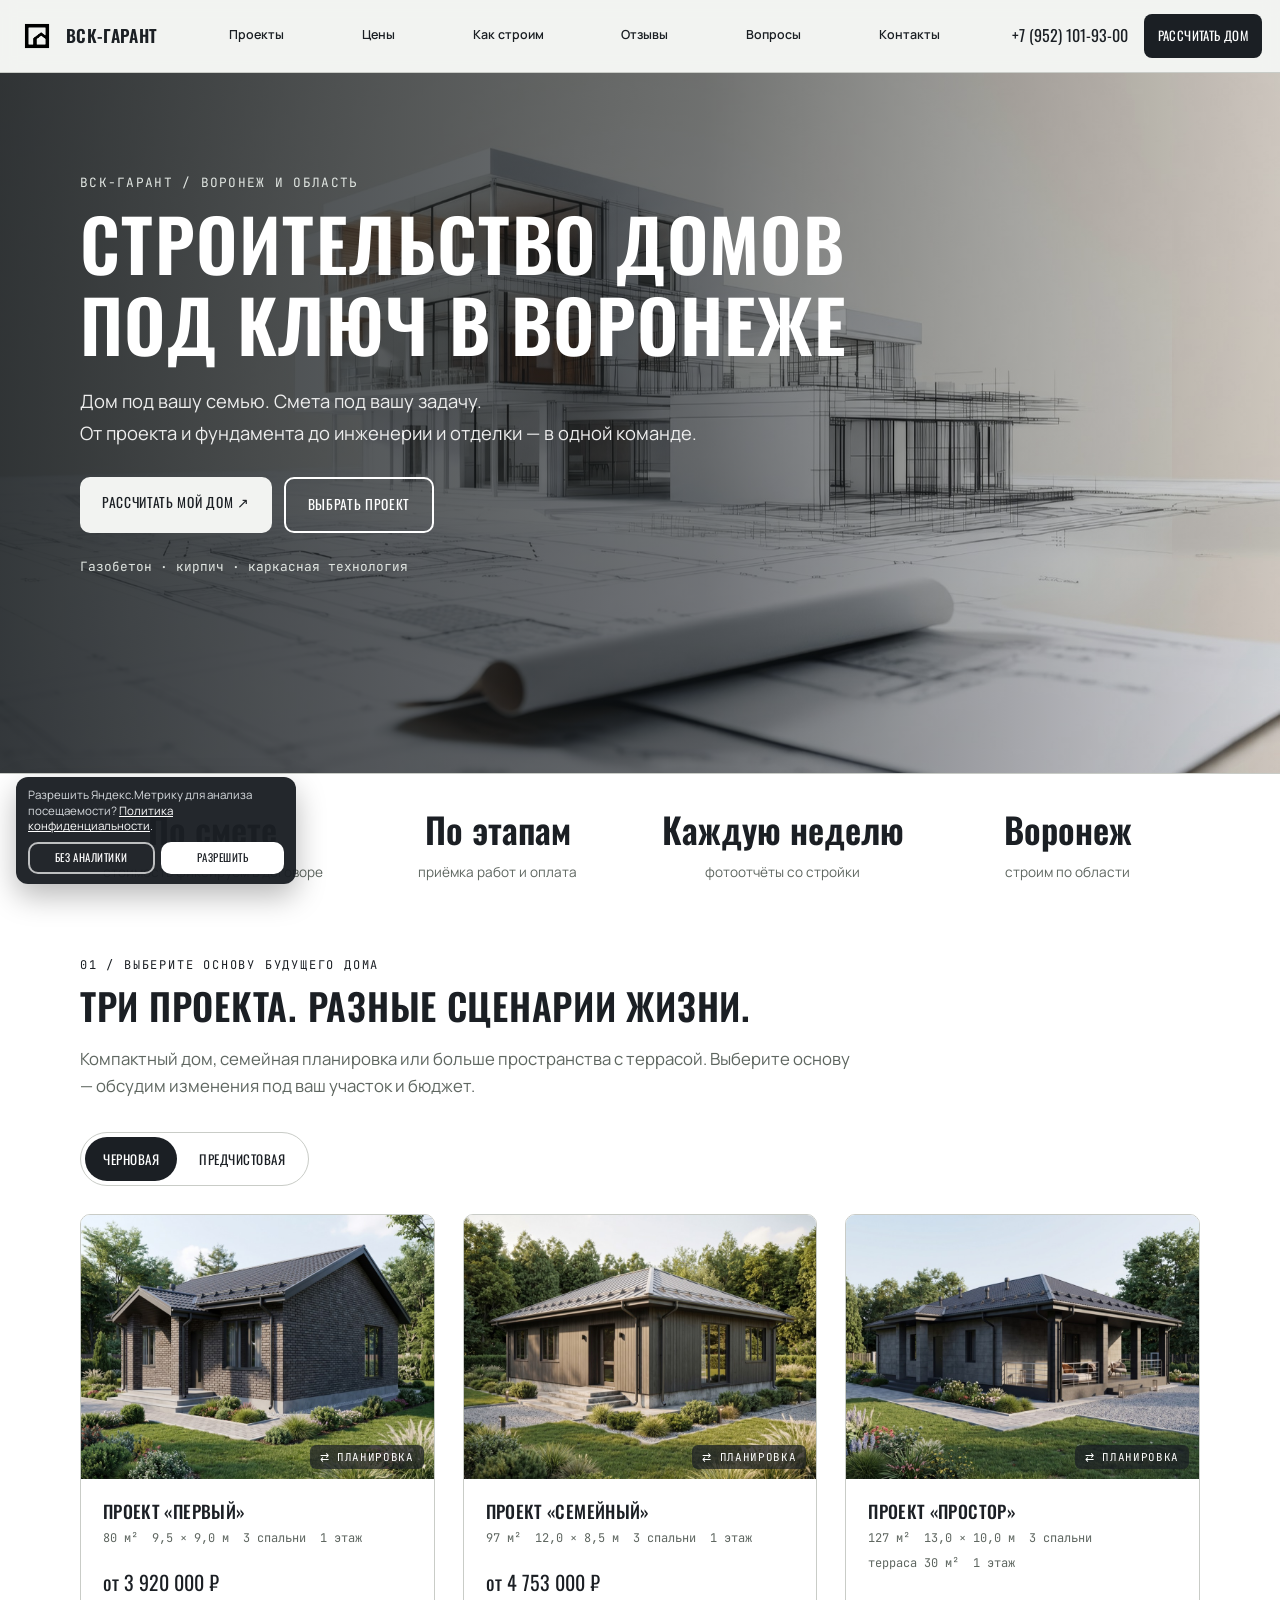
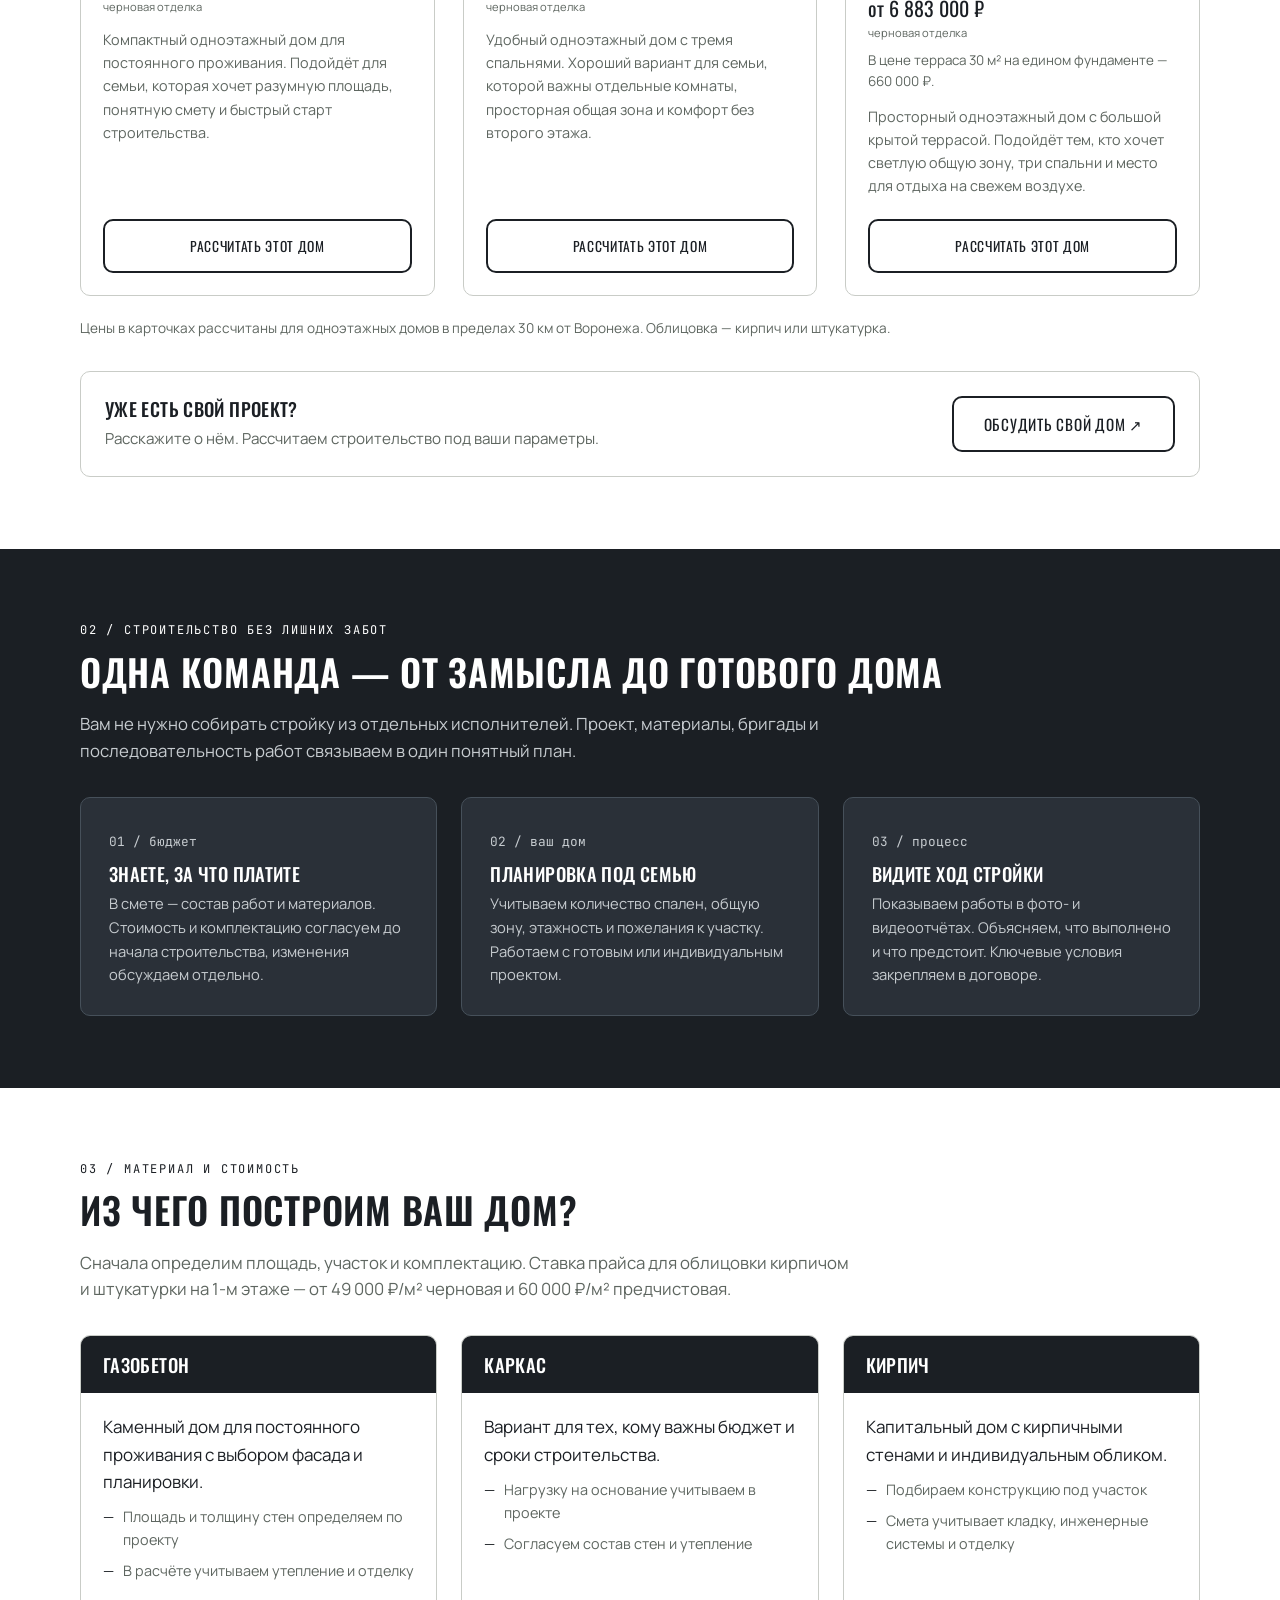
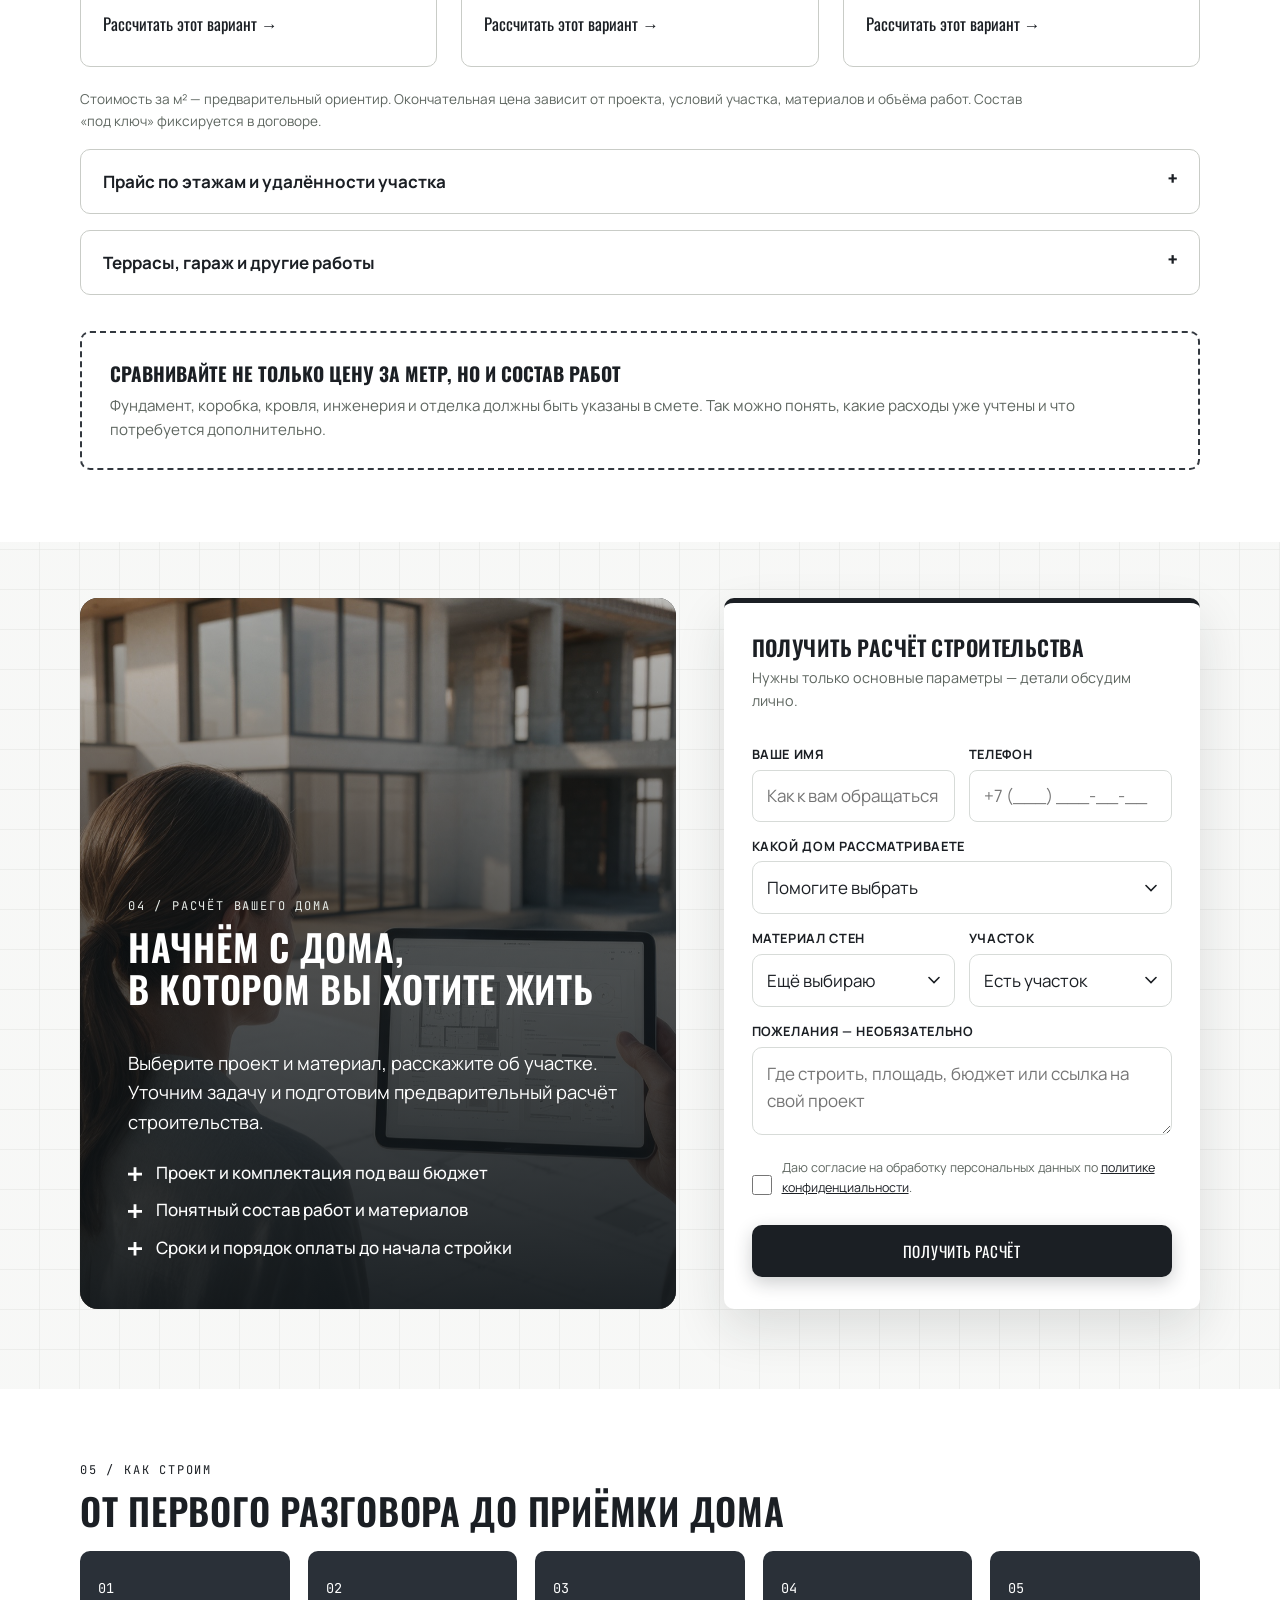
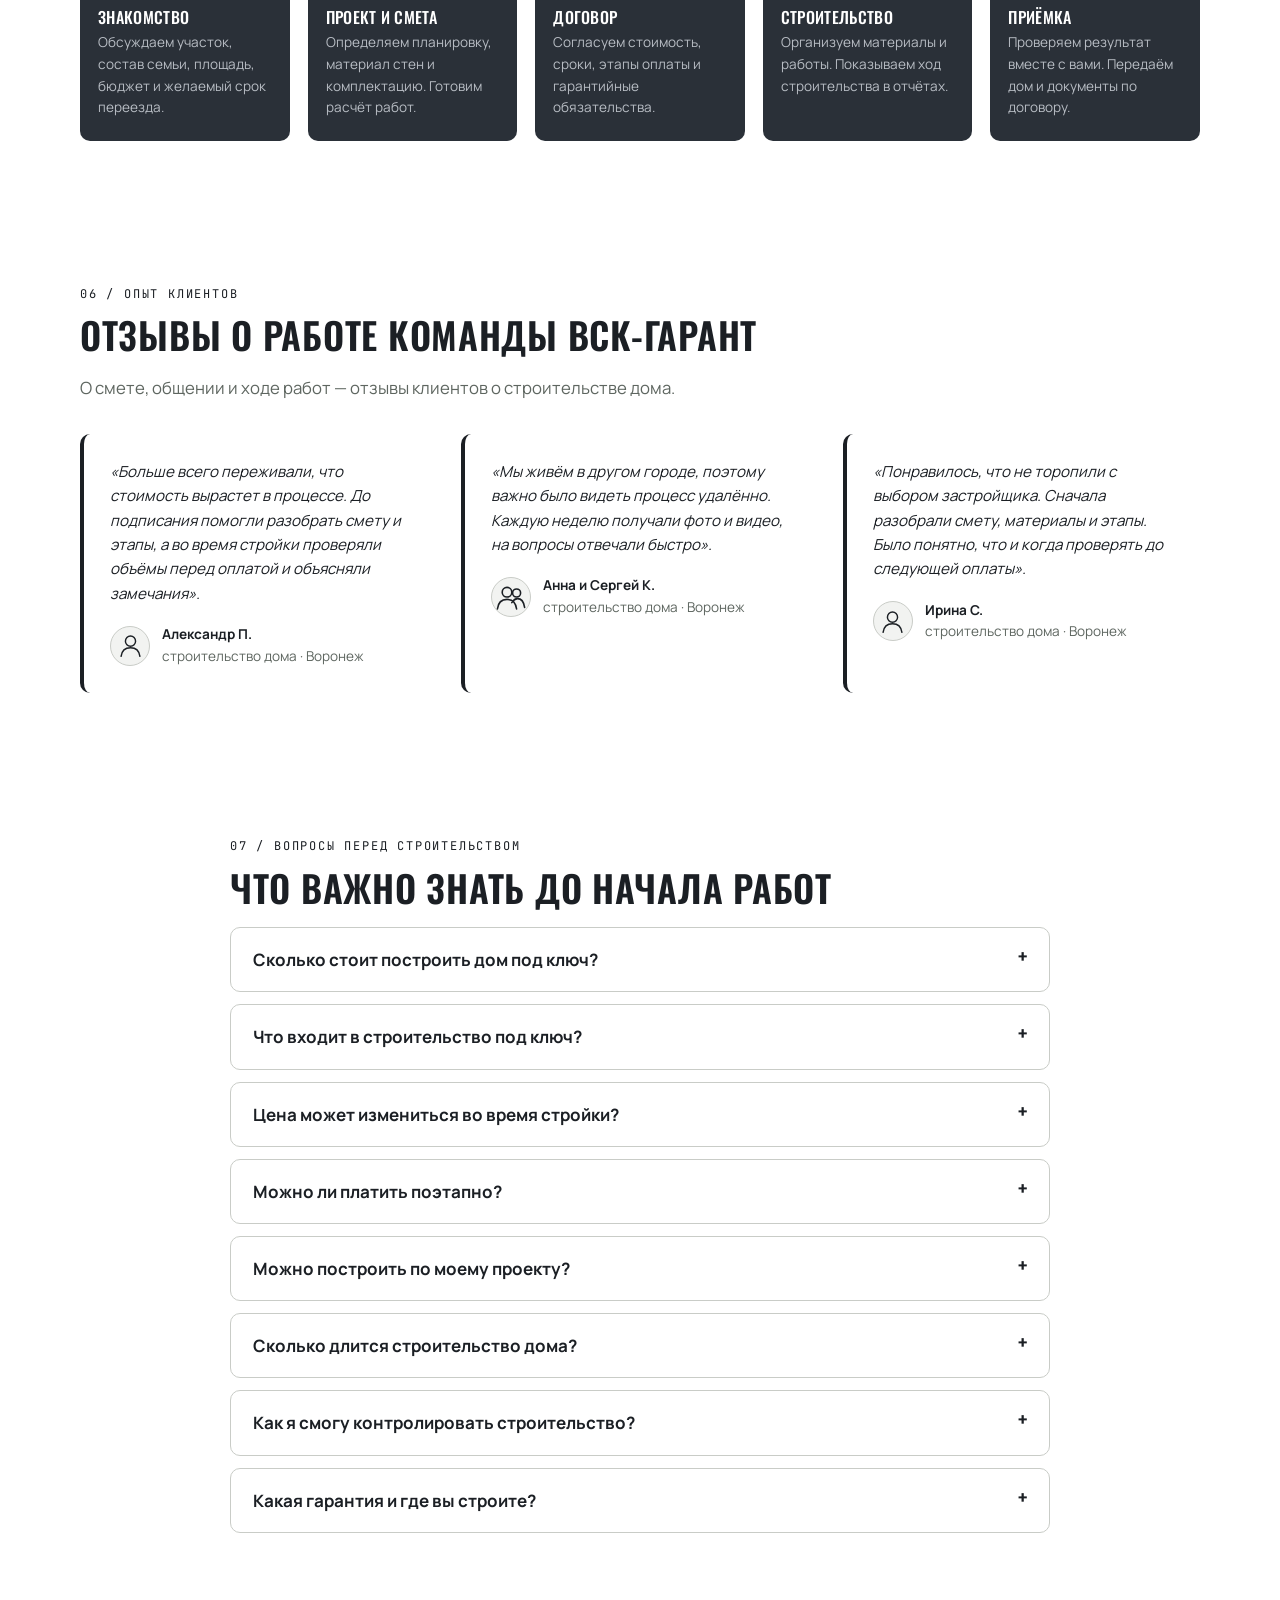
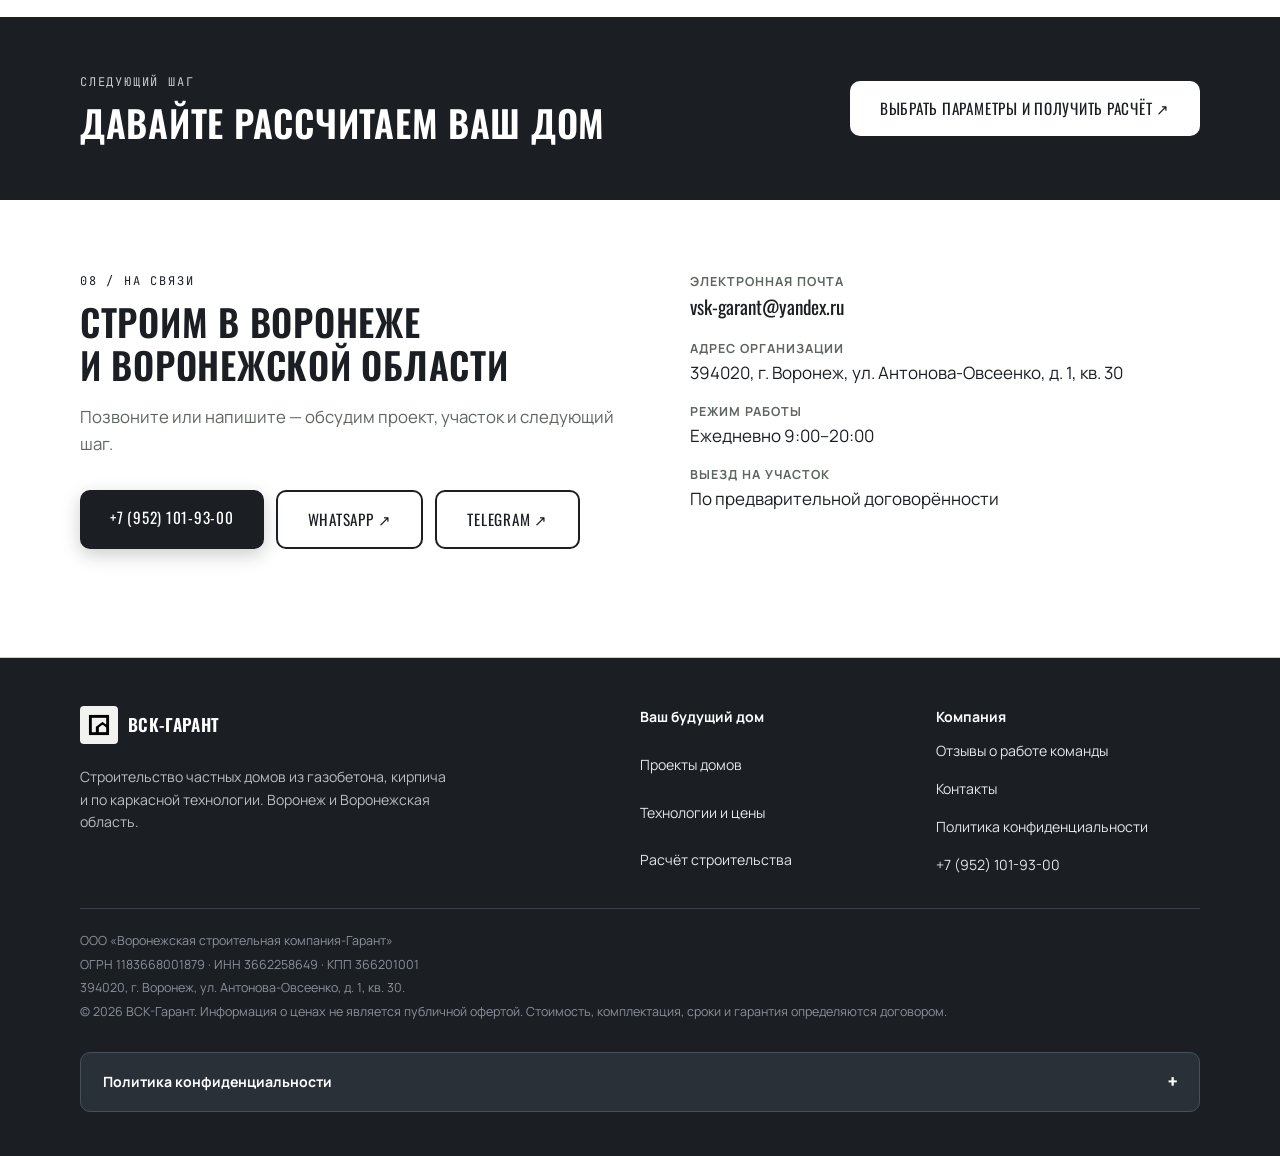
<file: index.html>
<!DOCTYPE html><html lang="ru"><head>
<meta charset="UTF-8">
<meta name="viewport" content="width=device-width, initial-scale=1.0">
<title>Строительство домов под ключ в Воронеже — цены | ВСК-Гарант</title>
<meta name="description" content="Строительство домов в Воронеже и области: 1-й этаж от 49 000 ₽/м² черновая и от 60 000 ₽/м² предчистовая. Проекты, смета и поэтапная оплата.">


<link rel="canonical" href="https://vskgarant.ru/">
<meta name="robots" content="index,follow">
<meta property="og:type" content="website">
<meta property="og:site_name" content="ВСК-Гарант">
<meta property="og:locale" content="ru_RU">
<meta property="og:title" content="Строительство домов под ключ в Воронеже — цены | ВСК-Гарант">
<meta property="og:description" content="Ваш дом — от проекта до отделки. Выберите планировку, сравните технологии и получите расчёт строительства в Воронеже и области.">
<meta property="og:url" content="https://vskgarant.ru/">
<meta property="og:image" content="https://vskgarant.ru/assets/hero-house.jpg">
<meta property="og:image:width" content="1800">
<meta property="og:image:height" content="1004">
<meta name="twitter:card" content="summary_large_image">
<meta name="theme-color" content="#F2F3F1">

<link rel="preconnect" href="https://fonts.googleapis.com">
<link rel="preconnect" href="https://fonts.gstatic.com" crossorigin>
<link href="https://fonts.googleapis.com/css2?family=Oswald:wght@500;600&family=Manrope:wght@400;600;700&family=JetBrains+Mono:wght@400;500&display=swap" rel="stylesheet">
<link rel="icon" href="assets/logo.svg">
<link rel="stylesheet" href="style.css?v=20261123">
<link rel="stylesheet" href="landing.css?v=20261123">
<link rel="stylesheet" href="lead.css?v=20261123">









<script type="application/ld+json">{"@context": "https://schema.org", "@type": ["HomeAndConstructionBusiness", "Organization"], "@id": "https://vskgarant.ru/#organization", "name": "ВСК-Гарант", "legalName": "ООО «Воронежская строительная компания-Гарант»", "description": "Строительство частных домов под ключ в Воронеже и Воронежской области: газобетон, кирпич и каркасная технология.", "url": "https://vskgarant.ru/", "telephone": "+7 952 101-93-00", "email": "vsk-garant@yandex.ru", "taxID": "3662258649", "address": {"@type": "PostalAddress", "postalCode": "394020", "addressLocality": "Воронеж", "streetAddress": "ул. Антонова-Овсеенко, д. 1, кв. 30", "addressCountry": "RU"}, "areaServed": {"@type": "AdministrativeArea", "name": "Воронеж и Воронежская область"}, "knowsAbout": ["Строительство частных домов", "Дома из газобетона", "Кирпичные дома", "Каркасные дома", "Индивидуальное проектирование"]}</script><script type="application/ld+json">{"@context": "https://schema.org", "@type": "FAQPage", "mainEntity": [{"@type": "Question", "name": "Сколько стоит построить дом под ключ?", "acceptedAnswer": {"@type": "Answer", "text": "Ориентир для облицовки кирпичом и штукатурки, до 30 км от Воронежа: 1-й этаж от 49 000 ₽/м² при черновой отделке и от 60 000 ₽/м² при предчистовой. 2-й этаж — 40 000 и 47 500 ₽/м². Дальше 30 км на 1-м этаже — 55 000 и 65 000 ₽/м². Точную стоимость считаем по площади, этажности и комплектации."}}, {"@type": "Question", "name": "Что входит в строительство под ключ?", "acceptedAnswer": {"@type": "Answer", "text": "Проект, материалы, фундамент, коробка, кровля, инженерные системы и отделка — в выбранной комплектации. Состав работ и материалов подробно фиксируем в смете. Перед сравнением цен важно проверить, что именно включено в каждое предложение."}}, {"@type": "Question", "name": "Цена может измениться во время стройки?", "acceptedAnswer": {"@type": "Answer", "text": "Стоимость фиксируется в договоре до начала работ. Если вы сами не меняете проект, материалы или комплектацию, доплат по ходу строительства не будет. Изменения сначала согласуем с вами."}}, {"@type": "Question", "name": "Можно ли платить поэтапно?", "acceptedAnswer": {"@type": "Answer", "text": "Да. Оплата делится на этапы. Вы принимаете выполненный этап и оплачиваете его. Полной предоплаты до начала строительства нет. Порядок и суммы платежей закрепляем в договоре."}}, {"@type": "Question", "name": "Можно построить по моему проекту?", "acceptedAnswer": {"@type": "Answer", "text": "Да. Можно выбрать проект из подборки, изменить планировку под свою семью или обсудить индивидуальный проект. До расчёта уточним размеры, материал стен, комплектацию и особенности участка."}}, {"@type": "Question", "name": "Сколько длится строительство дома?", "acceptedAnswer": {"@type": "Answer", "text": "Срок зависит от площади, технологии, комплектации и сезона. Ориентир по строительству — от 4 месяцев. Точную дату сдачи фиксируем в договоре."}}, {"@type": "Question", "name": "Как я смогу контролировать строительство?", "acceptedAnswer": {"@type": "Answer", "text": "Вы получаете фото- и видеоотчёты каждую неделю. Показываем выполненные работы, объясняем следующий этап и согласуем вопросы до принятия решения. Посещение объекта обсуждаем заранее."}}, {"@type": "Question", "name": "Какая гарантия и где вы строите?", "acceptedAnswer": {"@type": "Answer", "text": "Условия гарантии и ответственность сторон закрепляем в договоре на выбранный проект. Основной регион строительства — Воронеж и Воронежская область. Возможность работы за пределами области обсуждаем отдельно."}}]}</script></head><body>
<a class="skip-link" href="#main">Перейти к содержанию</a>
<header><div class="container header-inner"><a class="logo" href="#home" aria-label="ВСК-Гарант — начало страницы"><img class="logo-mark" src="assets/logo.svg" width="38" height="38" alt=""><span>ВСК-Гарант</span></a><nav class="main-nav" id="nav" aria-label="Разделы страницы"><a href="#projects">Проекты</a><a href="#prices">Цены</a><a href="#process">Как строим</a><a href="#reviews">Отзывы</a><a href="#faq">Вопросы</a><a href="#contacts">Контакты</a></nav><div class="header-actions"><a class="header-phone" href="tel:+79521019300" onclick="track('phone_click')">+7 (952) 101-93-00</a><a class="header-cta" href="#calc">Рассчитать дом</a></div><button class="burger" id="burger" aria-label="Открыть меню" aria-controls="nav" aria-expanded="false"><span></span><span></span><span></span></button></div></header>
<main id="main">
<section class="landing-hero" id="home" aria-label="Строительство домов"><img class="hero-still" src="assets/hero-house.jpg" alt="Архитектурный проект дома на чертежах" width="1800" height="1004" fetchpriority="high"><div class="hero-shade"></div><div class="container landing-hero-inner"><div class="landing-hero-copy"><span class="section-label">ВСК-Гарант / Воронеж и область</span><h1>Строительство домов<br>под ключ в Воронеже</h1><p class="hero-sub">Дом под вашу семью. Смета под вашу задачу.<br>От проекта и фундамента до инженерии и отделки — в одной команде.</p><div class="hero-buttons"><a class="btn btn-primary" href="#calc">Рассчитать мой дом ↗</a><a class="btn btn-outline on-dark" href="#projects">Выбрать проект</a></div><p class="hero-caption">Газобетон · кирпич · каркасная технология</p></div></div></section>
<div class="stats-band"><div class="container stats-grid"><div class="stat"><b>По смете</b><span>стоимость фиксируем в договоре</span></div><div class="stat"><b>По этапам</b><span>приёмка работ и оплата</span></div><div class="stat"><b>Каждую неделю</b><span>фотоотчёты со стройки</span></div><div class="stat"><b>Воронеж</b><span>строим по области</span></div></div>
<section id="projects"><div class="container"><span class="section-label">01 / Выберите основу будущего дома</span><h2>Три проекта. Разные сценарии жизни.</h2><p class="hero-sub section-intro">Компактный дом, семейная планировка или больше пространства с террасой. Выберите основу — обсудим изменения под ваш участок и бюджет.</p><div class="finish-switch" role="group" aria-label="Комплектация отделки"><button type="button" data-finish="rough" aria-pressed="true">Черновая</button><button type="button" data-finish="pre" aria-pressed="false">Предчистовая</button></div><div class="projects"><article class="project-card">
        <button class="project-media" type="button" aria-label="Показать планировку проекта Первый" aria-pressed="false">
          <img src="assets/projects/project-1.jpg" alt="Одноэтажный кирпичный дом 80 м² — проект «Первый»" loading="lazy" width="1000" height="746">
          <img class="plan" src="assets/projects/project-1-plan.jpg" alt="Планировка проекта «Первый»: 80 м², 3 спальни, 1 этаж" loading="lazy" width="1200" height="896">
          <span class="media-hint">Планировка</span>
        </button>
        <div class="project-body">
          <h3>Проект «Первый»</h3>
          <div class="project-specs"><span>80 м²</span><span>9,5 × 9,0 м</span><span>3 спальни</span><span>1 этаж</span></div>
          <p class="project-price" data-rough="3920000" data-pre="4800000">от <span class="price-value">3 920 000</span> ₽ <small>черновая отделка</small></p>
          <p class="project-desc">Компактный одноэтажный дом для постоянного проживания. Подойдёт для семьи, которая хочет разумную площадь, понятную смету и быстрый старт строительства.</p>
        </div>
      <div class="project-action"><button class="btn btn-outline" type="button" data-project="Первый">Рассчитать этот дом</button></div></article><article class="project-card">
        <button class="project-media" type="button" aria-label="Показать планировку проекта Семейный" aria-pressed="false">
          <img src="assets/projects/project-2.jpg" alt="Одноэтажный дом 97 м² с фасадом из планкена — проект «Семейный»" loading="lazy" width="1000" height="746">
          <img class="plan" src="assets/projects/project-2-plan.jpg" alt="Планировка проекта «Семейный»: 97 м², 3 спальни, 1 этаж" loading="lazy" width="1200" height="896">
          <span class="media-hint">Планировка</span>
        </button>
        <div class="project-body">
          <h3>Проект «Семейный»</h3>
          <div class="project-specs"><span>97 м²</span><span>12,0 × 8,5 м</span><span>3 спальни</span><span>1 этаж</span></div>
          <p class="project-price" data-rough="4753000" data-pre="5820000">от <span class="price-value">4 753 000</span> ₽ <small>черновая отделка</small></p>
          <p class="project-desc">Удобный одноэтажный дом с тремя спальнями. Хороший вариант для семьи, которой важны отдельные комнаты, просторная общая зона и комфорт без второго этажа.</p>
        </div>
      <div class="project-action"><button class="btn btn-outline" type="button" data-project="Семейный">Рассчитать этот дом</button></div></article><article class="project-card">
        <button class="project-media" type="button" aria-label="Показать планировку проекта Простор" aria-pressed="false">
          <img src="assets/projects/project-3.jpg" alt="Одноэтажный дом 127 м² с крытой террасой — проект «Простор»" loading="lazy" width="1000" height="746">
          <img class="plan" src="assets/projects/project-3-plan.jpg" alt="Планировка проекта «Простор»: 127 м², 3 спальни, терраса 30 м²" loading="lazy" width="1200" height="896">
          <span class="media-hint">Планировка</span>
        </button>
        <div class="project-body">
          <h3>Проект «Простор»</h3>
          <div class="project-specs"><span>127 м²</span><span>13,0 × 10,0 м</span><span>3 спальни</span><span>терраса 30 м²</span><span>1 этаж</span></div>
          <p class="project-price" data-rough="6883000" data-pre="8280000">от <span class="price-value">6 883 000</span> ₽ <small>черновая отделка</small></p><p class="terrace-note">В цене терраса 30 м² на едином фундаменте — 660 000 ₽.</p>
          <p class="project-desc">Просторный одноэтажный дом с большой крытой террасой. Подойдёт тем, кто хочет светлую общую зону, три спальни и место для отдыха на свежем воздухе.</p>
        </div>
      <div class="project-action"><button class="btn btn-outline" type="button" data-project="Простор">Рассчитать этот дом</button></div></article></div><p class="price-note">Цены в карточках рассчитаны для одноэтажных домов в пределах 30 км от Воронежа. Облицовка — кирпич или штукатурка.</p><div class="custom-project"><div><h3>Уже есть свой проект?</h3><p>Расскажите о нём. Рассчитаем строительство под ваши параметры.</p></div><button class="btn btn-outline" type="button" data-project="Индивидуальный проект">Обсудить свой дом ↗</button></div></div></section>
<section class="dark-section" id="approach"><div class="container"><span class="section-label">02 / Строительство без лишних забот</span><h2>Одна команда — от замысла до готового дома</h2><p class="section-intro">Вам не нужно собирать стройку из отдельных исполнителей. Проект, материалы, бригады и последовательность работ связываем в один понятный план.</p><div class="grid-3"><article class="adv-card"><span class="num">01 / бюджет</span><h3>Знаете, за что платите</h3><p>В смете — состав работ и материалов. Стоимость и комплектацию согласуем до начала строительства, изменения обсуждаем отдельно.</p></article><article class="adv-card"><span class="num">02 / ваш дом</span><h3>Планировка под семью</h3><p>Учитываем количество спален, общую зону, этажность и пожелания к участку. Работаем с готовым или индивидуальным проектом.</p></article><article class="adv-card"><span class="num">03 / процесс</span><h3>Видите ход стройки</h3><p>Показываем работы в фото- и видеоотчётах. Объясняем, что выполнено и что предстоит. Ключевые условия закрепляем в договоре.</p></article></div></div></section>
<section id="prices"><div class="container"><span class="section-label">03 / Материал и стоимость</span><h2>Из чего построим ваш дом?</h2><p class="hero-sub section-intro">Сначала определим площадь, участок и комплектацию. Ставка прайса для облицовки кирпичом и штукатурки на 1-м этаже — от 49 000 ₽/м² черновая и 60 000 ₽/м² предчистовая.</p><div class="grid-3"><article class="tech-card"><div class="tech-head"><h3>Газобетон</h3></div><div class="tech-body"><p>Каменный дом для постоянного проживания с выбором фасада и планировки.</p><ul><li>Площадь и толщину стен определяем по проекту</li><li>В расчёте учитываем утепление и отделку</li></ul></div><div class="tech-foot"><a href="#calc" data-material="Газобетон">Рассчитать этот вариант →</a></div></article><article class="tech-card"><div class="tech-head"><h3>Каркас</h3></div><div class="tech-body"><p>Вариант для тех, кому важны бюджет и сроки строительства.</p><ul><li>Нагрузку на основание учитываем в проекте</li><li>Согласуем состав стен и утепление</li></ul></div><div class="tech-foot"><a href="#calc" data-material="Каркас">Рассчитать этот вариант →</a></div></article><article class="tech-card"><div class="tech-head"><h3>Кирпич</h3></div><div class="tech-body"><p>Капитальный дом с кирпичными стенами и индивидуальным обликом.</p><ul><li>Подбираем конструкцию под участок</li><li>Смета учитывает кладку, инженерные системы и отделку</li></ul></div><div class="tech-foot"><a href="#calc" data-material="Кирпич">Рассчитать этот вариант →</a></div></article></div><p class="price-note">Стоимость за м² — предварительный ориентир. Окончательная цена зависит от проекта, условий участка, материалов и объёма работ. Состав «под ключ» фиксируется в договоре.</p><details class="rate-details"><summary>Прайс по этажам и удалённости участка</summary><div class="answer"><table><thead><tr><th scope="col">Участок и этаж</th><th scope="col">Черновая</th><th scope="col">Предчистовая</th></tr></thead><tbody><tr><th scope="row">До 30 км · 1-й этаж</th><td>49 000</td><td>60 000</td></tr><tr><th scope="row">До 30 км · 2-й этаж</th><td>40 000</td><td>47 500</td></tr><tr><th scope="row">Более 30 км · 1-й этаж</th><td>55 000</td><td>65 000</td></tr><tr><th scope="row">Более 30 км · 2-й этаж</th><td>45 000</td><td>52 500</td></tr></tbody></table><p>Стоимость указана в ₽/м² для облицовки кирпичом или штукатурки.</p></div></details><details class="rate-details"><summary>Террасы, гараж и другие работы</summary><div class="answer"><ul><li>Чистовая отделка — 25 000 ₽/м² внутренней площади.</li><li>Терраса — 22 000 ₽/м² на едином фундаменте или 14 000 ₽/м² на винтовых сваях.</li><li>Гараж — по цене основного здания.</li><li>Второй свет — 70 000 ₽/м², при удалённости более 30 км — 75 000 ₽/м².</li><li>Фасадное металлическое ограждение с кирпичными колоннами высотой 2 м — 12 000 ₽/пог. м. Остальные стороны из металлопрофиля высотой 2 м — 6 500 ₽/пог. м.</li></ul></div></details><div class="guarantee"><div><b>Сравнивайте не только цену за метр, но и состав работ</b><p>Фундамент, коробка, кровля, инженерия и отделка должны быть указаны в смете. Так можно понять, какие расходы уже учтены и что потребуется дополнительно.</p></div></div></div></section>
<section class="hero" id="calc"><div class="container hero-grid"><div class="consult-panel"><img class="consult-image" src="assets/story/3.jpg" alt="Обсуждение проекта дома у строящегося коттеджа" width="1360" height="768"><div class="consult-copy"><span class="section-label">04 / Расчёт вашего дома</span><h2>Начнём с дома,<br>в котором вы хотите жить</h2><p class="hero-sub">Выберите проект и материал, расскажите об участке. Уточним задачу и подготовим предварительный расчёт строительства.</p><ul class="hero-points"><li>Проект и комплектация под ваш бюджет</li><li>Понятный состав работ и материалов</li><li>Сроки и порядок оплаты до начала стройки</li></ul></div></div><div class="lead-card"><h3>Получить расчёт строительства</h3><p>Нужны только основные параметры — детали обсудим лично.</p><form data-lead data-intent="construction">
 <div class="form-fields"><div><label for="calc-name">Ваше имя</label><input id="calc-name" name="name" type="text" autocomplete="name" required maxlength="80" placeholder="Как к вам обращаться"></div>
 <div><label for="calc-phone">Телефон</label><input id="calc-phone" name="phone" type="tel" inputmode="tel" autocomplete="tel" required minlength="10" maxlength="24" placeholder="+7 (___) ___-__-__"></div></div>
 <label for="calc-project">Какой дом рассматриваете</label><select id="calc-project" name="project"><option value="Помогите выбрать">Помогите выбрать</option><option>Первый — 80 м²</option><option>Семейный — 97 м²</option><option>Простор — 127 м²</option><option>Индивидуальный проект</option></select>
 <div class="form-fields"><div><label for="calc-material">Материал стен</label><select id="calc-material" name="material"><option>Ещё выбираю</option><option>Газобетон</option><option>Каркас</option><option>Кирпич</option></select></div><div><label for="calc-plot">Участок</label><select id="calc-plot" name="plot"><option>Есть участок</option><option>Пока выбираю участок</option></select></div></div>
 <label for="calc-comment">Пожелания — необязательно</label><textarea id="calc-comment" name="comment" rows="2" maxlength="800" placeholder="Где строить, площадь, бюджет или ссылка на свой проект"></textarea>
 <div class="hp-field" aria-hidden="true"><label>Не заполняйте<input name="company" type="text" tabindex="-1" autocomplete="off"></label></div>
 <div class="consent"><input id="calc-consent" type="checkbox" name="consent" required><label for="calc-consent">Даю согласие на обработку персональных данных по <a href="#privacy">политике конфиденциальности</a>.</label></div>
 <button class="btn btn-primary" type="submit">Получить расчёт</button><p class="form-status" role="status" aria-live="polite"></p>
 </form></div></div></section>
<section id="process"><div class="container"><span class="section-label">05 / Как строим</span><h2>От первого разговора до приёмки дома</h2><div class="steps"><div class="step"><h3>Знакомство</h3><p>Обсуждаем участок, состав семьи, площадь, бюджет и желаемый срок переезда.</p></div><div class="step"><h3>Проект и смета</h3><p>Определяем планировку, материал стен и комплектацию. Готовим расчёт работ.</p></div><div class="step"><h3>Договор</h3><p>Согласуем стоимость, сроки, этапы оплаты и гарантийные обязательства.</p></div><div class="step"><h3>Строительство</h3><p>Организуем материалы и работы. Показываем ход строительства в отчётах.</p></div><div class="step"><h3>Приёмка</h3><p>Проверяем результат вместе с вами. Передаём дом и документы по договору.</p></div></div></div></section><section id="reviews"><div class="container"><span class="section-label">06 / Опыт клиентов</span><h2>Отзывы о работе команды ВСК-Гарант</h2><p class="section-intro">О смете, общении и ходе работ — отзывы клиентов о строительстве дома.</p><div class="reviews">
      <div class="review" data-case="build">
        <p>«Больше всего переживали, что стоимость вырастет в процессе. До подписания помогли разобрать смету и этапы, а во время стройки проверяли объёмы перед оплатой и объясняли замечания».</p>
        <div class="review-person"><span class="review-avatar" aria-hidden="true"><svg viewBox="0 0 40 40"><circle cx="20" cy="14" r="7"/><path d="M7 35c1-8 6-12 13-12s12 4 13 12"/></svg></span><div class="who">Александр П. <span>строительство дома · Воронеж</span></div></div>
      </div>
      <div class="review" data-case="build">
        <p>«Мы живём в другом городе, поэтому важно было видеть процесс удалённо. Каждую неделю получали фото и видео, на вопросы отвечали быстро».</p>
        <div class="review-person"><span class="review-avatar review-avatar-pair" aria-hidden="true"><svg viewBox="0 0 40 40"><circle cx="15" cy="14" r="6"/><circle cx="27" cy="15" r="5"/><path d="M3 35c1-8 5-12 12-12s11 4 12 12M21 27c2-3 4-5 7-5 5 0 8 4 9 11"/></svg></span><div class="who">Анна и Сергей К. <span>строительство дома · Воронеж</span></div></div>
      </div>
      <div class="review" data-case="build">
        <p>«Понравилось, что не торопили с выбором застройщика. Сначала разобрали смету, материалы и этапы. Было понятно, что и когда проверять до следующей оплаты».</p>
        <div class="review-person"><span class="review-avatar" aria-hidden="true"><svg viewBox="0 0 40 40"><circle cx="20" cy="14" r="7"/><path d="M7 35c1-8 6-12 13-12s12 4 13 12"/></svg></span><div class="who">Ирина С. <span>строительство дома · Воронеж</span></div></div>
      </div></div></div></section>
<section id="faq"><div class="container faq-container"><span class="section-label">07 / Вопросы перед строительством</span><h2>Что важно знать до начала работ</h2><details><summary>Сколько стоит построить дом под ключ?</summary><div class="answer">Ориентир для облицовки кирпичом и штукатурки, до 30 км от Воронежа: 1-й этаж от 49 000 ₽/м² при черновой отделке и от 60 000 ₽/м² при предчистовой. 2-й этаж — 40 000 и 47 500 ₽/м². Дальше 30 км на 1-м этаже — 55 000 и 65 000 ₽/м². Точную стоимость считаем по площади, этажности и комплектации.</div></details><details><summary>Что входит в строительство под ключ?</summary><div class="answer">Проект, материалы, фундамент, коробка, кровля, инженерные системы и отделка — в выбранной комплектации. Состав работ и материалов подробно фиксируем в смете. Перед сравнением цен важно проверить, что именно включено в каждое предложение.</div></details><details><summary>Цена может измениться во время стройки?</summary><div class="answer">Стоимость фиксируется в договоре до начала работ. Если вы сами не меняете проект, материалы или комплектацию, доплат по ходу строительства не будет. Изменения сначала согласуем с вами.</div></details><details><summary>Можно ли платить поэтапно?</summary><div class="answer">Да. Оплата делится на этапы. Вы принимаете выполненный этап и оплачиваете его. Полной предоплаты до начала строительства нет. Порядок и суммы платежей закрепляем в договоре.</div></details><details><summary>Можно построить по моему проекту?</summary><div class="answer">Да. Можно выбрать проект из подборки, изменить планировку под свою семью или обсудить индивидуальный проект. До расчёта уточним размеры, материал стен, комплектацию и особенности участка.</div></details><details><summary>Сколько длится строительство дома?</summary><div class="answer">Срок зависит от площади, технологии, комплектации и сезона. Ориентир по строительству — от 4 месяцев. Точную дату сдачи фиксируем в договоре.</div></details><details><summary>Как я смогу контролировать строительство?</summary><div class="answer">Вы получаете фото- и видеоотчёты каждую неделю. Показываем выполненные работы, объясняем следующий этап и согласуем вопросы до принятия решения. Посещение объекта обсуждаем заранее.</div></details><details><summary>Какая гарантия и где вы строите?</summary><div class="answer">Условия гарантии и ответственность сторон закрепляем в договоре на выбранный проект. Основной регион строительства — Воронеж и Воронежская область. Возможность работы за пределами области обсуждаем отдельно.</div></details></div></section>
<section class="cta-band"><div class="container"><div><span class="section-label">Следующий шаг</span><h2>Давайте рассчитаем ваш дом</h2></div><a href="#calc" class="btn">Выбрать параметры и получить расчёт ↗</a></div></section>
<section id="contacts"><div class="container contact-grid"><div><span class="section-label">08 / На связи</span><h2>Строим в Воронеже<br>и Воронежской области</h2><p class="section-intro">Позвоните или напишите — обсудим проект, участок и следующий шаг.</p><div class="contact-buttons"><a class="btn btn-primary" href="tel:+79521019300" onclick="track('phone_click')">+7 (952) 101-93-00</a><a class="btn btn-outline" href="https://wa.me/79521019300">WhatsApp ↗</a><a class="btn btn-outline" href="https://t.me/vskgarant">Telegram ↗</a></div></div><ul class="contact-list"><li><b>Электронная почта</b><a href="mailto:vsk-garant@yandex.ru">vsk-garant@yandex.ru</a></li><li><b>Адрес организации</b><span>394020, г. Воронеж, ул. Антонова-Овсеенко, д. 1, кв. 30</span></li><li><b>Режим работы</b><span>Ежедневно 9:00–20:00</span></li><li><b>Выезд на участок</b><span>По предварительной договорённости</span></li></ul></div></section>
</main><footer><div class="container"><div class="footer-grid"><div><a class="logo" href="#home" aria-label="ВСК-Гарант — начало страницы"><img class="logo-mark" src="assets/logo.svg" width="38" height="38" alt=""><span>ВСК-Гарант</span></a><p class="footer-description">Строительство частных домов из газобетона, кирпича и по каркасной технологии. Воронеж и Воронежская область.</p></div><div class="footer-links"><b>Ваш будущий дом</b><a href="#projects">Проекты домов</a><a href="#prices">Технологии и цены</a><a href="#calc">Расчёт строительства</a></div><div class="footer-links"><b>Компания</b><a href="#reviews">Отзывы о работе команды</a><a href="#contacts">Контакты</a><a href="#privacy">Политика конфиденциальности</a><a href="tel:+79521019300">+7 (952) 101-93-00</a></div></div><div class="footer-legal">ООО «Воронежская строительная компания-Гарант»<br>ОГРН 1183668001879 · ИНН 3662258649 · КПП 366201001<br>394020, г. Воронеж, ул. Антонова-Овсеенко, д. 1, кв. 30.<br>© <span id="year">2026</span> ВСК-Гарант. Информация о ценах не является публичной офертой. Стоимость, комплектация, сроки и гарантия определяются договором.</div><details id="privacy" class="privacy-block"><summary>Политика конфиденциальности</summary><div class="answer">
    
    <h3>1. Общие положения</h3>
    <p>1.1. Настоящая Политика обработки персональных данных (далее — Политика) составлена в соответствии с требованиями Федерального закона от 27.07.2006 № 152-ФЗ «О персональных данных» и определяет порядок обработки персональных данных и меры по обеспечению их безопасности, предпринимаемые ООО «Воронежская строительная компания-Гарант», ИНН 3662258649, ОГРН 1183668001879, адрес: 394020, г. Воронеж, ул. Антонова-Овсеенко, д. 1, кв. 30 (далее — Оператор).</p>
    <p>1.2. Оператор ставит своей важнейшей целью соблюдение прав и свобод человека при обработке его персональных данных, в том числе защиты прав на неприкосновенность частной жизни, личную и семейную тайну.</p>
    <p>1.3. Политика применяется ко всей информации, которую Оператор может получить о посетителях настоящего сайта (далее — Сайт).</p>

    <h3>2. Какие данные обрабатываются</h3>
    <ul>
      <li>имя, указанное пользователем в форме заявки;</li>
      <li>номер телефона;</li>
      <li>адрес электронной почты (если указан);</li>
      <li>содержание сообщения, оставленного в форме;</li>
      <li>обезличенные данные о посетителях, собираемые сервисами интернет-статистики (Яндекс.Метрика): файлы cookie, IP-адрес, сведения о браузере и устройстве, источник перехода.</li>
    </ul>

    <h3>3. Цели обработки</h3>
    <p>3.1. Персональные данные обрабатываются в целях связи с пользователем по оставленной заявке, консультирования по проектированию и строительству частных домов, подготовки предложения, заключения и исполнения договора.</p>
    <p>3.2. Обезличенные данные статистики используются для улучшения работы Сайта и анализа эффективности рекламы только при фактическом подключении соответствующего сервиса и наличии необходимых правовых оснований.</p>

    <h3>4. Правовые основания</h3>
    <p>4.1. Обработка осуществляется с согласия субъекта персональных данных, которое пользователь даёт, отмечая соответствующее поле при отправке формы на Сайте, а также в целях заключения и исполнения договора, стороной которого является субъект персональных данных.</p>

    <h3>5. Порядок обработки и хранения</h3>
    <p>5.1. Оператор принимает необходимые правовые, организационные и технические меры для защиты персональных данных от неправомерного доступа, уничтожения, изменения, блокирования, копирования и распространения.</p>
    <p>5.2. Персональные данные хранятся не дольше, чем этого требуют цели обработки, после чего уничтожаются или обезличиваются.</p>
    <p>5.3. Передача данных третьим лицам допускается в случаях, предусмотренных законодательством РФ, а также привлекаемым Оператором обработчикам и техническим сервисам в объёме, необходимом для работы форм, связи с пользователем и интернет-статистики, при наличии соответствующих договоров и правовых оснований.</p>
    <p>5.4. Сайт использует файлы cookie и сервис веб-аналитики Яндекс.Метрика. При первом посещении показывается уведомление; аналитические cookie и Яндекс.Метрика подключаются после согласия пользователя. Отключить cookie можно в настройках браузера — на работу форм связи это не влияет.</p>

    <h3>6. Права субъекта персональных данных</h3>
    <p>6.1. Пользователь вправе получить сведения об обработке своих персональных данных, требовать их уточнения, блокирования или уничтожения, а также отозвать согласие на обработку, направив запрос на адрес электронной почты vsk-garant@yandex.ru или письменно по адресу Оператора.</p>
    <p>6.2. Оператор обязан прекратить обработку персональных данных в течение срока, установленного законом, с момента получения отзыва согласия.</p>

    <h3>7. Заключительные положения</h3>
    <p>7.1. Оператор вправе вносить изменения в настоящую Политику. Актуальная редакция всегда размещена в этом разделе.</p>
    <p>7.2. По всем вопросам, связанным с обработкой персональных данных, можно обратиться по адресу: vsk-garant@yandex.ru.</p>
    <p>Дата публикации: 2 ноября 2026 г.</p>
  </div></details></div></footer>
<div class="mobile-actions"><a href="tel:+79521019300">Позвонить</a><a href="#calc">Рассчитать дом ↗</a></div>
<script src="config.js?v=20261123"></script><script src="script.js?v=20261123"></script></body></html>
</file>
<file: style.css>
/* ============================================================
   СТИЛИ САЙТА НЕЗАВИСИМОГО СОПРОВОЖДЕНИЯ НЕДВИЖИМОСТИ
   Палитра: светлый бетон / графит / янтарь (каска)
   ============================================================ */
:root{
  --concrete:#F2F3F1;      /* фон */
  --graphite:#1B1F24;      /* тёмный текст и тёмные секции */
  --graphite-2:#2A3038;    /* карточки на тёмном */
  --amber:#1B1F24;         /* акцент → монохром-графит (без оранжевого) */
  --amber-dark:#33383F;    /* ховер/светлее */
  --line:#C9CCC7;          /* чертёжные линии */
  --muted:#5E6660;         /* вторичный текст */
  --white:#FFFFFF;
  --radius:10px;
  --container:1160px;
}
*{margin:0;padding:0;box-sizing:border-box}
html{scroll-behavior:smooth}
@media (prefers-reduced-motion:reduce){
  html{scroll-behavior:auto}
  *,*::before,*::after{animation:none!important;transition:none!important}
}
body{
  font-family:'Manrope',system-ui,-apple-system,sans-serif;
  background:var(--concrete);
  color:var(--graphite);
  line-height:1.6;
  font-size:17px;
}
h1,h2,h3,.display{
  font-family:'Oswald',Impact,sans-serif;
  text-transform:uppercase;
  letter-spacing:.02em;
  line-height:1.15;
  font-weight:600;
}
h1{font-size:clamp(2rem,5vw,3.4rem)}
h2{font-size:clamp(1.5rem,3.5vw,2.3rem);margin-bottom:.5em}
h3{font-size:1.15rem;font-weight:500}
.mono{font-family:'JetBrains Mono',monospace;font-size:.8rem;letter-spacing:.03em}
a{color:inherit}
img{max-width:100%;display:block}
.container{max-width:var(--container);margin:0 auto;padding:0 20px}
section{padding:72px 0}
.section-label{
  font-family:'JetBrains Mono',monospace;
  font-size:.75rem;color:var(--graphite);
  letter-spacing:.15em;text-transform:uppercase;
  display:block;margin-bottom:10px;
}
.section-label::before{content:""}

/* ---------- Кнопки ---------- */
.btn{
  display:inline-block;padding:15px 30px;border-radius:var(--radius);
  font-family:'Oswald',sans-serif;text-transform:uppercase;letter-spacing:.05em;
  font-size:.95rem;text-decoration:none;border:none;cursor:pointer;
  transition:transform .15s ease,box-shadow .15s ease;
}
.btn:hover{transform:translateY(-2px)}
.btn:focus-visible{outline:3px solid var(--amber);outline-offset:3px}
.btn-primary{background:var(--amber);color:var(--white);box-shadow:0 6px 18px rgba(27,31,36,.22)}
.btn-primary:hover{background:var(--amber-dark)}
.btn-outline{background:transparent;color:var(--graphite);border:2px solid var(--graphite)}
.btn-outline.on-dark{color:var(--white);border-color:var(--white)}

/* ---------- Шапка ---------- */
header{
  position:sticky;top:0;z-index:100;
  background:rgba(242,243,241,.92);backdrop-filter:blur(8px);
  border-bottom:1px solid var(--line);
}
.header-inner{
  display:flex;align-items:center;gap:clamp(22px,3vw,46px);height:72px;max-width:none;
  padding:0 clamp(24px,4vw,56px)
}
.logo{display:inline-flex;align-items:center;gap:10px;font-family:'Oswald',sans-serif;font-size:1.08rem;text-transform:uppercase;text-decoration:none;font-weight:600;letter-spacing:.02em;flex-shrink:0}
.logo b{color:var(--graphite)}
.logo-mark{width:38px;height:38px;flex-shrink:0;display:block}
nav.main-nav{display:flex;justify-content:flex-start;gap:clamp(16px,1.6vw,26px);flex-wrap:nowrap}
.header-actions{margin-left:auto}
nav.main-nav a{text-decoration:none;font-size:.86rem;font-weight:600;color:var(--graphite);padding:4px 0;border-bottom:2px solid transparent;white-space:nowrap}
nav.main-nav a:hover,nav.main-nav a[aria-current="page"]{border-bottom-color:var(--amber)}
.header-phone{font-family:'Oswald',sans-serif;font-size:1rem;text-decoration:none;white-space:nowrap}
.burger{display:none;background:none;border:none;cursor:pointer;padding:8px}
.burger span{display:block;width:24px;height:2px;background:var(--graphite);margin:5px 0}

/* ---------- Hero ---------- */
.hero{
  padding:56px 0 80px;
  background:
    linear-gradient(rgba(242,243,241,.6),rgba(242,243,241,.6)),
    repeating-linear-gradient(0deg,transparent,transparent 39px,var(--line) 40px),
    repeating-linear-gradient(90deg,transparent,transparent 39px,var(--line) 40px);
}
.hero-grid{display:grid;grid-template-columns:1.25fr 1fr;gap:48px;align-items:center}
.hero h1 b{color:var(--graphite)}
.hero-sub{font-size:1.15rem;margin:20px 0 28px;max-width:520px;color:var(--muted)}
.hero-points{list-style:none;margin:0 0 32px;display:grid;gap:10px}
.hero-points li{padding-left:28px;position:relative;font-weight:600}
.hero-points li::before{
  content:"";position:absolute;left:0;top:8px;width:14px;height:14px;
  background:var(--amber);clip-path:polygon(0 40%,40% 40%,40% 0,60% 0,60% 40%,100% 40%,100% 60%,60% 60%,60% 100%,40% 100%,40% 60%,0 60%);
}

/* ---------- Форма-карточка ---------- */
.lead-card{
  background:var(--white);border-radius:var(--radius);
  padding:32px 28px;box-shadow:0 20px 50px rgba(27,31,36,.12);
  border-top:5px solid var(--amber);
}
.lead-card h3{margin-bottom:6px;font-size:1.35rem;font-weight:600}
.lead-card p{font-size:.9rem;color:var(--muted);margin-bottom:18px}
.lead-card label{display:block;font-size:.8rem;font-weight:700;margin:14px 0 5px;text-transform:uppercase;letter-spacing:.05em}
.lead-card input[type=text],.lead-card input[type=tel],.lead-card select,.lead-card textarea{
  width:100%;padding:13px 14px;border:1.5px solid var(--line);border-radius:8px;
  font:inherit;background:var(--concrete);
}
.lead-card input:focus,.lead-card select:focus,.lead-card textarea:focus{outline:2px solid var(--amber);border-color:var(--amber)}
.consent{display:flex;gap:10px;align-items:flex-start;font-size:.78rem;color:var(--muted);margin:16px 0}
.consent input{margin-top:3px;accent-color:var(--amber-dark);width:16px;height:16px;flex-shrink:0}
.consent a{color:var(--graphite)}
.lead-card .btn{width:100%;text-align:center}
.form-status{font-size:.85rem;margin-top:12px;display:none}
.form-status.ok{display:block;color:#2E7D32}
.form-status.err{display:block;color:#C62828}

/* ---------- Размерные линии (фирменный элемент) ---------- */
.dim{
  font-family:'JetBrains Mono',monospace;font-size:.72rem;color:var(--muted);
  display:flex;align-items:center;gap:8px;margin-top:14px;
}
.dim::before,.dim::after{
  content:"";flex:1;height:1px;background:var(--muted);position:relative;
}
.dim::before{box-shadow:-1px -3px 0 0 var(--muted),-1px 3px 0 0 var(--muted)}
.dim::after{box-shadow:1px -3px 0 0 var(--muted),1px 3px 0 0 var(--muted)}

/* ---------- Преимущества ---------- */
.grid-3{display:grid;grid-template-columns:repeat(3,1fr);gap:24px}
.adv-card{background:var(--white);border-radius:var(--radius);padding:28px;border:1px solid var(--line)}
.adv-card .num{font-family:'JetBrains Mono',monospace;color:var(--graphite);font-size:.8rem}
.adv-card h3{margin:10px 0 8px}
.adv-card p{font-size:.92rem;color:var(--muted)}

/* ---------- Этапы ---------- */
.dark-section{background:var(--graphite);color:var(--white)}
.dark-section .section-label{color:var(--white)}
.steps{display:grid;grid-template-columns:repeat(5,1fr);gap:18px;counter-reset:step}
.step{background:var(--graphite-2);border-radius:var(--radius);padding:22px 18px;position:relative;counter-increment:step}
.step::before{
  content:"0" counter(step);
  font-family:'JetBrains Mono',monospace;color:var(--white);font-size:.85rem;
}
.step h3{margin:8px 0 6px;font-size:1rem;color:var(--white)}
.step p{font-size:.85rem;color:#B8BDC4}

/* ---------- Проекты ---------- */
.projects{display:grid;grid-template-columns:repeat(3,1fr);gap:28px}
.project-card{background:var(--white);border-radius:var(--radius);overflow:hidden;border:1px solid var(--line);display:flex;flex-direction:column}
.project-card img,.project-card svg{width:100%;aspect-ratio:4/3;object-fit:cover;background:var(--concrete)}
.project-media{position:relative;aspect-ratio:4/3;overflow:hidden;background:var(--concrete);cursor:pointer}
.project-media img{position:absolute;inset:0;width:100%;height:100%;object-fit:cover}
.project-media .plan{opacity:0;transition:opacity .35s ease}
.project-media:hover .plan,.project-media.show-plan .plan{opacity:1}
.media-hint{
  position:absolute;right:10px;bottom:10px;z-index:2;
  font-family:'JetBrains Mono',monospace;font-size:.68rem;letter-spacing:.06em;text-transform:uppercase;
  color:var(--white);background:rgba(27,31,36,.72);padding:5px 10px;border-radius:6px;
  pointer-events:none;transition:opacity .25s ease;
}
.media-hint::before{content:"⇄ "}
.project-media:hover .media-hint,.project-media.show-plan .media-hint{opacity:0}
.project-body{padding:22px;flex:1;display:flex;flex-direction:column}
.project-body h3{font-size:1.1rem}
.project-specs{font-family:'JetBrains Mono',monospace;font-size:.75rem;color:var(--muted);margin:8px 0 4px;display:flex;flex-wrap:wrap;gap:6px 14px}
.project-price{font-family:'Oswald',sans-serif;font-size:1.25rem;margin-top:auto;padding-top:14px}
.project-price small{font-size:.7rem;color:var(--muted);display:block;font-family:'Manrope',sans-serif;text-transform:none;font-weight:400}
.project-desc{font-size:.9rem;color:var(--muted);margin-top:12px}

/* ---------- Отзывы ---------- */
.reviews{display:grid;grid-template-columns:repeat(3,1fr);gap:24px}
.review{background:var(--white);border-radius:var(--radius);padding:26px;border-left:4px solid var(--amber)}
.review p{font-size:.95rem;font-style:italic}
.review-person{display:flex;align-items:center;gap:12px;margin-top:18px}
.review-avatar{width:40px;height:40px;border-radius:50%;background:var(--concrete);border:1px solid var(--line);display:grid;place-items:center;flex:0 0 40px}
.review-avatar svg{width:29px;height:29px;fill:none;stroke:var(--graphite);stroke-width:2;stroke-linecap:round;stroke-linejoin:round}
.review-avatar-pair svg{width:32px;height:32px}
.review .who{font-weight:700;font-style:normal;font-size:.85rem}
.review .who span{color:var(--muted);font-weight:400;display:block}

/* ---------- FAQ ---------- */
details{background:var(--white);border:1px solid var(--line);border-radius:var(--radius);margin-bottom:12px}
summary{padding:18px 22px;cursor:pointer;font-weight:700;list-style:none;display:flex;justify-content:space-between;gap:12px}
summary::after{content:"+";font-family:'Oswald',sans-serif;color:var(--graphite);font-size:1.3rem;line-height:1}
details[open] summary::after{content:"–"}
details .answer{padding:0 22px 18px;color:var(--muted);font-size:.95rem}

/* ---------- CTA-полоса ---------- */
.cta-band{background:var(--graphite);padding:56px 0}
.cta-band .container{display:flex;align-items:center;justify-content:space-between;gap:24px;flex-wrap:wrap}
.cta-band h2{margin:0;color:var(--white)}
.cta-band .btn{background:var(--white);color:var(--graphite)}
.cta-band .btn:hover{background:#E7E9E6}

/* ---------- Контакты ---------- */
.contact-grid{display:grid;grid-template-columns:1fr 1fr;gap:40px;align-items:start}
.contact-list{list-style:none;display:grid;gap:16px;margin-top:20px}
.contact-list b{display:block;font-size:.78rem;text-transform:uppercase;letter-spacing:.08em;color:var(--muted)}
.contact-list a{font-family:'Oswald',sans-serif;font-size:1.2rem;text-decoration:none}

/* ---------- Документы (оферта, политика) ---------- */
.doc{max-width:820px;margin:0 auto;background:var(--white);padding:48px;border-radius:var(--radius);border:1px solid var(--line)}
.doc h1{font-size:1.7rem;margin-bottom:24px}
.doc h2{font-size:1.15rem;margin:28px 0 10px}
.doc p,.doc li{font-size:.95rem;margin-bottom:10px;color:#333}
.doc ul,.doc ol{padding-left:22px}

/* ---------- Сравнение форматов работы ---------- */
.comparison-scroll{overflow-x:auto;border:1px solid var(--line);border-radius:var(--radius);background:var(--white)}
.comparison-scroll:focus-visible{outline:3px solid rgba(27,31,36,.25);outline-offset:3px}
.service-comparison{width:100%;min-width:860px;border-collapse:collapse;text-align:left}
.service-comparison th,.service-comparison td{padding:18px 20px;border-right:1px solid var(--line);border-bottom:1px solid var(--line);vertical-align:top;font-size:.9rem}
.service-comparison th:last-child,.service-comparison td:last-child{border-right:0}
.service-comparison tbody tr:last-child th,.service-comparison tbody tr:last-child td{border-bottom:0}
.service-comparison thead th{background:var(--graphite);color:var(--white);font-family:'Oswald',sans-serif;font-size:1rem;font-weight:500}
.service-comparison thead th:last-child{background:var(--amber-dark)}
.service-comparison tbody th{font-family:'JetBrains Mono',monospace;font-size:.76rem;letter-spacing:.02em;background:var(--concrete);width:17%}
.service-comparison tbody td:last-child{font-weight:600;background:#F8F6F0}

/* ---------- Подвал ---------- */
footer{background:var(--graphite);color:#B8BDC4;padding:48px 0 32px;font-size:.88rem}
.footer-grid{display:grid;grid-template-columns:2fr 1fr 1fr;gap:32px;margin-bottom:28px}
footer a{color:#E3E6E9;text-decoration:none}
footer a:hover{color:var(--amber)}
footer .logo{color:var(--white)}
.footer-legal{border-top:1px solid #3A414B;padding-top:20px;font-size:.78rem;color:#8A919B}
.footer-links{display:grid;gap:8px}

/* ---------- Плавающая кнопка звонка (моб.) ---------- */
.call-fab{
  display:none;position:fixed;bottom:16px;left:16px;right:16px;z-index:99;
  text-align:center;padding:16px;border-radius:12px;
  background:var(--graphite);color:var(--white);
  font-family:'Oswald',sans-serif;text-transform:uppercase;font-size:1rem;
  text-decoration:none;box-shadow:0 8px 24px rgba(0,0,0,.35);
}

/* ---------- Адаптив ---------- */
@media (max-width:960px){
  .hero-grid{grid-template-columns:1fr}
  .grid-3,.projects,.reviews{grid-template-columns:1fr 1fr}
  .steps{grid-template-columns:repeat(2,1fr)}
  .contact-grid,.footer-grid{grid-template-columns:1fr}
}
/* На ширине ноутбука меню остаётся в шапке. Бургер — только на планшете и телефоне. */
@media (max-width:1280px) and (min-width:961px){
  .header-inner{gap:14px;padding:0 18px}
  nav.main-nav{gap:12px}
  nav.main-nav a{font-size:.78rem}
  .header-phone{font-size:.92rem}
}
@media (max-width:960px){
  .header-inner{display:flex;gap:22px;height:68px;padding:0 26px}
  nav.main-nav{
    display:none;position:absolute;top:68px;left:0;right:0;
    margin-right:0;
    background:var(--white);flex-direction:column;gap:0;
    border-bottom:1px solid var(--line);
  }
  nav.main-nav.open{display:flex}
  nav.main-nav a{padding:16px 20px;border-bottom:1px solid var(--line);white-space:normal}
  .burger{display:block}
  .header-actions{margin-left:auto}
}
@media (max-width:680px){
  section{padding:52px 0}
  .header-phone{display:none} /* на мобильном звонок закрывает липкая кнопка снизу */
  .header-inner{padding:0 16px;gap:12px}
  .logo{font-size:1rem}
  .logo-mark{width:34px;height:34px}
  .grid-3,.projects,.reviews,.steps{grid-template-columns:1fr}
  .call-fab{display:block}
  body{padding-bottom:76px}
  .doc{padding:28px 20px}
}

/* ---------- Полоса цифр ---------- */
.stats-band{background:var(--white);border-top:1px solid var(--line);border-bottom:1px solid var(--line);padding:36px 0}
.stats-grid{display:grid;grid-template-columns:repeat(4,1fr);gap:20px;text-align:center}
.stat b{font-family:'Oswald',sans-serif;font-size:2.4rem;font-weight:600;display:block;line-height:1.1}
.stat b i{color:var(--graphite);font-style:normal}
.stat span{font-size:.85rem;color:var(--muted)}

/* ---------- Технологии ---------- */
.tech-card{background:var(--white);border:1px solid var(--line);border-radius:var(--radius);overflow:hidden;display:flex;flex-direction:column;transition:transform .2s ease,box-shadow .2s ease}
.tech-card:hover{transform:translateY(-4px);box-shadow:0 16px 36px rgba(27,31,36,.12)}
.tech-card .tech-head{background:var(--graphite);color:var(--white);padding:18px 22px;display:flex;justify-content:space-between;align-items:baseline}
.tech-card .tech-head h3{color:var(--white)}
.tech-card .tech-head .mono{color:var(--white)}
.tech-card .tech-body{padding:20px 22px;flex:1}
.tech-card ul{list-style:none;display:grid;gap:8px;margin-top:10px}
.tech-card ul li{padding-left:20px;position:relative;font-size:.9rem;color:var(--muted)}
.tech-card ul li::before{content:"—";position:absolute;left:0;color:var(--graphite)}
.tech-card .tech-foot{padding:0 22px 20px;font-family:'Oswald',sans-serif;font-size:1.05rem}

/* ---------- Карточки: ховеры ---------- */
.project-card,.adv-card,.review{transition:transform .2s ease,box-shadow .2s ease}
.project-card:hover,.adv-card:hover{transform:translateY(-4px);box-shadow:0 16px 36px rgba(27,31,36,.10)}

/* ---------- Появление при скролле ---------- */
.reveal{opacity:0;transform:translateY(18px);transition:opacity .5s ease,transform .5s ease}
.reveal.visible{opacity:1;transform:none}
@media (prefers-reduced-motion:reduce){.reveal{opacity:1;transform:none}}

/* ---------- Гарантия-плашка ---------- */
.guarantee{display:flex;gap:22px;align-items:center;background:var(--white);border:2px dashed var(--amber-dark);border-radius:var(--radius);padding:26px 28px;margin-top:36px}
.guarantee svg{flex-shrink:0}
.guarantee p{font-size:.95rem;color:var(--muted)}
.guarantee b{display:block;font-family:'Oswald',sans-serif;font-size:1.2rem;text-transform:uppercase;color:var(--graphite);margin-bottom:4px}
@media (max-width:680px){
  .stats-grid{grid-template-columns:1fr 1fr}
  .guarantee{flex-direction:column;text-align:center}
}
</file>
<file: landing.css>
/* Landing layout; palette, type, cards and identity remain from the supplied site. */
[hidden]{display:none!important}html{scroll-padding-top:90px}section[id],details[id]{scroll-margin-top:90px}:focus-visible{outline:3px solid #7d9281;outline-offset:4px}.skip-link{position:absolute;left:20px;top:-100px;z-index:300;background:#fff;padding:12px}.skip-link:focus{top:12px}.header-cta{display:inline-flex;align-items:center;min-height:44px}.burger{min-width:44px;min-height:44px}.header-phone{display:block;font-size:.9rem}.header-inner{gap:12px}.logo{gap:6px;font-size:1rem}.logo-mark{width:30px;height:30px}.header-actions{gap:8px}
.landing-hero{position:relative;isolation:isolate;padding:0;overflow:hidden;background:var(--graphite);color:#fff}.hero-slides,.hero-slide,.hero-shade{position:absolute;inset:0}.hero-slides{z-index:-2}.hero-slide{opacity:0;visibility:hidden;transition:opacity .35s ease}.hero-slide.is-active{opacity:1;visibility:visible}.hero-slide img{width:100%;height:100%;object-fit:cover;object-position:60% center}.hero-shade{z-index:-1;background:linear-gradient(90deg,rgba(17,22,25,.85),rgba(17,22,25,.58) 55%,rgba(17,22,25,.1))}.landing-hero-inner{min-height:650px;min-height:min(780px,calc(100svh - 68px));padding-top:60px;padding-bottom:24px;display:flex;flex-direction:column;justify-content:space-between;gap:40px}.landing-hero-copy{max-width:790px}.landing-hero .section-label{color:#e1e6e2;font-size:.7rem;letter-spacing:.1em}.landing-hero h1{font-size:clamp(2.4rem,6vw,4.7rem);line-height:1.12;max-width:950px}.landing-hero .hero-sub{color:#eee;max-width:650px;font-size:1rem;line-height:1.75}.hero-buttons{display:flex;flex-wrap:wrap;gap:12px}.hero-buttons .btn-primary{background:var(--concrete);color:var(--graphite);box-shadow:none}.hero-buttons .btn{font-size:.85rem;padding:15px 22px}.hero-caption{font-family:'JetBrains Mono',monospace;font-size:.7rem;margin-top:24px;color:#e1e6e2}.slide-controls{display:flex;justify-content:space-between;align-items:center}.slide-dots,.slide-arrows{display:flex;gap:8px}.slide-controls button{min-width:44px;min-height:44px;border:1px solid #ffffff60;border-radius:var(--radius);background:transparent;color:#fff;cursor:pointer;font-family:'JetBrains Mono',monospace;font-size:.8rem}.slide-dots button[aria-pressed=true]{background:#fff;color:var(--graphite)}.slide-arrows button{font-size:1.2rem}.stats-grid .stat b{font-size:clamp(1.5rem,3vw,2.2rem);margin-bottom:8px}.section-intro{max-width:780px;margin:18px 0 32px;color:var(--muted);font-size:1.05rem}.dark-section .section-intro{color:#c7ccd0}.dark-section .adv-card{background:var(--graphite-2);color:#fff;border-color:#46505a}.dark-section .adv-card p,.dark-section .adv-card .num{color:#c7ccd0}.project-media{width:100%;display:block;border:0;padding:0;border-radius:0;color:inherit}.project-media:hover .plan{opacity:0}.project-media.show-plan .plan{opacity:1;object-fit:contain}.project-media:hover .media-hint{opacity:1}.project-media.show-plan .media-hint{opacity:1}.project-action{padding:0 22px 22px}.project-action .btn{width:100%;font-size:.85rem;text-align:center}.project-price{margin-top:0}.price-note{font-size:.85rem;color:var(--muted);margin-top:22px;max-width:950px}.custom-project{border:1px solid var(--line);border-radius:var(--radius);padding:24px;display:flex;flex-wrap:wrap;align-items:center;justify-content:space-between;gap:20px;margin-top:32px}.custom-project p{margin-top:8px;color:var(--muted);font-size:.95rem}.tech-foot a{display:flex;align-items:center;min-height:44px;text-decoration:none}.tech-card .mono{white-space:nowrap}.hero-grid>*{min-width:0}.consult-image{width:100%;aspect-ratio:16/9;object-fit:cover;border-radius:var(--radius)}.form-fields{display:grid;grid-template-columns:1fr;gap:0 14px}.form-fields>*{min-width:0}.lead-card select{font-size:1rem}.lead-card textarea{resize:vertical}.lead-card .consent label{margin:0;text-transform:none;font-size:.78rem;font-weight:400;letter-spacing:0}.lead-card .consent input{width:20px;height:20px}.lead-card .delivery-note{font-size:.8rem;margin:12px 0 0}.lead-card .form-status{margin:14px 0 0}.lead-card .form-status.info{display:block;color:var(--graphite)}.lead-fallback{margin-top:16px}.lead-fallback .btn{margin-bottom:10px}.lead-fallback pre{font:inherit;font-size:.85rem;white-space:pre-wrap;word-break:break-word;background:var(--concrete);padding:16px;border-radius:8px;margin-bottom:12px}.lead-card .form-fields input{min-width:0}.lead-card input,.lead-card select,.lead-card textarea{min-height:48px}.faq-container{max-width:860px}.contact-buttons{display:flex;flex-wrap:wrap;gap:12px}.contact-list a{overflow-wrap:anywhere}.contact-list{margin-top:0}.footer-description{margin-top:16px;max-width:370px}.footer-links b{color:#fff}.footer-links a{min-height:30px;display:flex;align-items:center}footer a:hover{color:#fff;text-decoration:underline}.privacy-block{margin-top:28px;background:var(--graphite-2);border-color:#46505a;color:#fff}.privacy-block summary::after{color:#fff}.privacy-block .answer{color:#ccd0d5;padding:8px 22px 24px}.privacy-block h3{margin:24px 0 12px}.privacy-block p,.privacy-block ul{margin-bottom:12px}.privacy-block ul{padding-left:20px}.privacy-block a{overflow-wrap:anywhere}.mobile-actions{display:flex;position:fixed;bottom:0;left:0;right:0;z-index:90;background:var(--concrete);padding:10px 16px calc(10px + env(safe-area-inset-bottom));gap:10px;border-top:1px solid var(--line)}.mobile-actions a{flex:1;text-align:center;border:1px solid var(--graphite);border-radius:8px;padding:12px 8px;font-family:'Oswald',sans-serif;text-transform:uppercase;text-decoration:none;font-size:.9rem}.mobile-actions a:last-child{background:var(--graphite);color:#fff}.cookie-bar{bottom:78px!important;z-index:110}.cookie-actions{display:flex;gap:8px;flex-wrap:wrap}.cookie-bar .btn{min-height:44px}.reveal{opacity:1;transform:none}.header .header-cta{display:none}.footer-legal{line-height:1.9}
@media(min-width:681px){.header .header-cta{display:inline-flex}.header-inner{gap:20px}.logo{font-size:1.08rem;gap:10px}.logo-mark{width:38px;height:38px}.header-phone{font-size:1rem}.landing-hero-inner{padding-top:80px;padding-bottom:28px;min-height:670px}.landing-hero .hero-sub{font-size:1.15rem}.hero-caption{font-size:.8rem}.form-fields{grid-template-columns:1fr 1fr}.mobile-actions{display:none}.cookie-bar{bottom:16px!important}}
@media(min-width:961px){.landing-hero-inner{min-height:700px;padding-top:100px}.landing-hero .section-label{font-size:.8rem}.landing-hero h1{font-size:4.5rem}.hero-grid{align-items:start}.landing-hero-copy{max-width:850px}.contact-list{padding-left:30px}}
@media(min-width:1321px){nav.main-nav{gap:20px}.header-inner{gap:28px}.header-phone{font-size:1rem}}
@media(prefers-reduced-motion:reduce){.hero-slide{transition:none}}
nav.main-nav a{min-height:44px;display:flex;align-items:center}.cta-band .section-label{color:#c7ccd0}.header-phone{min-height:44px;display:flex;align-items:center}
footer .logo-mark{background:var(--concrete);border-radius:4px;padding:3px}
</file>
<file: lead.css>
/* ============================================================
   ДОПОЛНЕНИЯ К style.css ПОД НОВУЮ СТРУКТУРУ
   (модалка «С чем помочь», карточки-сценарии, статусы, фильтры).
   Использует те же переменные-токены, что и style.css — визуал единый.
   ============================================================ */

/* ---------- Кнопка в шапке ---------- */
.header-cta{
  font-family:'Oswald',sans-serif;text-transform:uppercase;letter-spacing:.03em;
  font-size:.8rem;padding:8px 14px;border-radius:8px;text-decoration:none;
  background:var(--graphite);color:var(--white);white-space:nowrap;
  border:none;cursor:pointer;transition:background .15s ease;
}
.header-cta:hover{background:var(--amber-dark)}
.header-actions{display:flex;align-items:center;justify-content:flex-end;gap:16px;flex-shrink:0}
.finish-switch{display:inline-flex;gap:4px;padding:4px;margin:0 0 28px;border:1px solid var(--line);border-radius:999px;background:#fff}
.finish-switch button{border:0;background:transparent;border-radius:999px;padding:10px 18px;cursor:pointer;font-family:'Oswald',sans-serif;font-size:.82rem;letter-spacing:.04em;text-transform:uppercase;color:var(--graphite)}
.finish-switch button[aria-pressed="true"]{background:var(--graphite);color:#fff}
.consult-panel{position:relative;overflow:hidden;isolation:isolate;min-height:min-content;border-radius:18px;color:#fff;background:#1b1f24}
.consult-panel .consult-image{position:absolute;inset:0;width:100%;height:100%;object-fit:cover;object-position:center 42%;border-radius:0;aspect-ratio:auto}
.consult-panel::after{content:"";position:absolute;inset:0;background:linear-gradient(180deg,rgba(17,22,25,.78) 0%,rgba(17,22,25,.42) 46%,rgba(17,22,25,.62) 100%);z-index:1}
.consult-copy{position:relative;z-index:2;display:flex;flex-direction:column;justify-content:flex-end;box-sizing:border-box;min-height:640px;height:auto;padding:40px 32px 36px}
.consult-copy .section-label{color:#e6ebe7}
.consult-copy h2,.consult-copy .hero-sub{color:#fff}
.consult-copy .hero-sub{max-width:34rem;margin-bottom:22px}
.consult-copy .hero-points{margin-bottom:0}
.consult-copy .hero-points li{color:#fff;font-weight:500}
.consult-copy .hero-points li::before{background:#fff}
#calc .hero-grid{align-items:stretch}
.lead-card input:not([type=checkbox]),.lead-card select,.lead-card textarea{
  width:100%;min-height:48px;padding:12px 14px;border:1px solid #d7dbd8;border-radius:10px;
  font:inherit;color:var(--graphite);background:#fff;box-shadow:none;
  appearance:none;-webkit-appearance:none;
}
.lead-card select{
  padding-right:40px;
  background-image:url("data:image/svg+xml,%3Csvg xmlns='http://www.w3.org/2000/svg' width='12' height='8' viewBox='0 0 12 8'%3E%3Cpath d='M1 1.5 6 6.5 11 1.5' fill='none' stroke='%231B1F24' stroke-width='1.6' stroke-linecap='round'/%3E%3C/svg%3E");
  background-repeat:no-repeat;background-position:right 14px center;
}
.lead-card textarea{min-height:88px;resize:vertical}
.lead-card input:not([type=checkbox]):focus,.lead-card select:focus,.lead-card textarea:focus{
  outline:none;border-color:#1b1f24;box-shadow:0 0 0 3px rgba(27,31,36,.12);
}
@media (max-width:680px){.consult-copy{min-height:520px;padding:28px 22px 24px}}
@media (min-width:961px){
  nav.main-nav{flex:1;justify-content:space-evenly;align-items:center;gap:clamp(12px,2vw,40px);min-width:0}
}
@media (max-width:960px){ .header-cta{display:none} }

/* ---------- Три сценария (первый экран) ---------- */
.scenarios{display:grid;grid-template-columns:repeat(3,1fr);gap:20px;margin-top:8px}
.scenario{
  background:var(--white);border:1px solid var(--line);border-radius:var(--radius);
  padding:24px 22px;display:flex;flex-direction:column;text-decoration:none;color:var(--graphite);
  transition:transform .2s ease,box-shadow .2s ease;
}
.scenario:hover{transform:translateY(-4px);box-shadow:0 16px 36px rgba(27,31,36,.10)}
.scenario .num{font-family:'JetBrains Mono',monospace;font-size:.75rem;color:var(--muted);letter-spacing:.06em}
.scenario h3{font-family:'Oswald',sans-serif;text-transform:uppercase;font-size:1.15rem;margin:12px 0 8px}
.scenario p{font-size:.9rem;color:var(--muted);flex:1}
.scenario .go{
  margin-top:16px;font-family:'Oswald',sans-serif;text-transform:uppercase;
  font-size:.85rem;letter-spacing:.03em;border-bottom:2px solid var(--graphite);
  align-self:flex-start;padding-bottom:2px;
}
.scenario:hover .go{border-bottom-color:var(--amber-dark)}
@media (max-width:960px){ .scenarios{grid-template-columns:1fr} }

/* ---------- Модалка «С чем вам помочь» ---------- */
.modal-backdrop{
  position:fixed;inset:0;z-index:200;background:rgba(15,17,20,.55);
  display:flex;align-items:flex-start;justify-content:center;padding:20px;
  overflow-y:auto;-webkit-overflow-scrolling:touch;
  opacity:0;visibility:hidden;transition:opacity .2s ease,visibility .2s ease;
}
.modal-backdrop.open{opacity:1;visibility:visible}
.modal{
  background:var(--white);border-radius:var(--radius);width:100%;max-width:460px;margin:auto;
  box-shadow:0 30px 80px rgba(0,0,0,.35);border-top:5px solid var(--amber);
  padding:28px 26px;transform:translateY(12px);transition:transform .2s ease;
}
.modal-backdrop.open .modal{transform:none}
.modal-head{display:flex;justify-content:space-between;align-items:flex-start;gap:12px;margin-bottom:6px}
.modal-head h3{font-family:'Oswald',sans-serif;text-transform:uppercase;font-size:1.3rem;font-weight:600}
.modal-close{background:none;border:none;font-size:1.6rem;line-height:1;cursor:pointer;color:var(--muted);padding:0 4px}
.modal-close:hover{color:var(--graphite)}
.modal .sub{font-size:.85rem;color:var(--muted);margin-bottom:16px}

.intent-grid{display:grid;grid-template-columns:1fr 1fr;gap:10px;margin-bottom:6px}
.intent-btn{
  font-family:'Manrope',sans-serif;font-weight:600;font-size:.9rem;text-align:left;
  padding:14px 14px;border:1.5px solid var(--line);border-radius:8px;background:var(--concrete);
  cursor:pointer;transition:border-color .15s ease,background .15s ease;color:var(--graphite);
}
.intent-btn:hover{border-color:var(--graphite)}
.intent-btn.active{border-color:var(--amber-dark);background:var(--white);box-shadow:0 0 0 2px var(--amber-dark) inset}

.modal label{display:block;font-size:.78rem;font-weight:700;margin:14px 0 5px;text-transform:uppercase;letter-spacing:.05em}
.modal input:not([type=checkbox]),.modal textarea{
  width:100%;padding:13px 14px;border:1.5px solid var(--line);border-radius:8px;
  font:inherit;background:var(--concrete);
}
.modal input:focus,.modal textarea:focus{outline:2px solid var(--amber);border-color:var(--amber)}
.modal .btn{width:100%;text-align:center;margin-top:18px}
/* honeypot — прячем от людей, видно только ботам */
.hp-field{position:absolute;left:-9999px;width:1px;height:1px;overflow:hidden}

/* ---------- Статусы карточек (готовые дома / проверка) ---------- */
.tag{
  display:inline-flex;align-items:center;gap:6px;
  font-family:'JetBrains Mono',monospace;font-size:.66rem;letter-spacing:.05em;text-transform:uppercase;
  padding:4px 9px;border-radius:6px;border:1px solid var(--line);color:var(--muted);
}
.tag.checked{border-color:var(--graphite);color:var(--graphite)}
.tag.checked::before{content:"✓";font-weight:700}
.tag.status{background:var(--concrete)}

/* ---------- Чипы-фильтры (наши работы) ---------- */
.filters{display:flex;flex-wrap:wrap;gap:10px;margin:24px 0 8px}
.chip{
  font-family:'Oswald',sans-serif;text-transform:uppercase;letter-spacing:.03em;font-size:.82rem;
  padding:8px 16px;border-radius:999px;border:1.5px solid var(--line);background:var(--white);
  cursor:pointer;color:var(--graphite);transition:border-color .15s ease,background .15s ease;
}
.chip:hover{border-color:var(--graphite)}
.chip.active{background:var(--graphite);color:var(--white);border-color:var(--graphite)}

/* ---------- Чеклист (экспертиза) ---------- */
.checklist{list-style:none;display:grid;gap:10px;margin-top:14px}
.checklist li{padding-left:26px;position:relative;font-size:.95rem;color:var(--muted)}
.checklist li::before{
  content:"";position:absolute;left:0;top:7px;width:12px;height:12px;
  border:2px solid var(--graphite);border-radius:3px;
}
.dark-section .checklist li{color:#B8BDC4}
.dark-section .checklist li::before{border-color:#fff}

/* ---------- Компактная контактная строка под формой ---------- */
.alt-contact{font-size:.82rem;color:var(--muted);margin-top:14px;text-align:center}
.alt-contact a{color:var(--graphite);font-weight:600;text-decoration:underline}

/* ---------- Мелкая заметка «данные — переменные» ---------- */
.note-var{font-family:'JetBrains Mono',monospace;font-size:.7rem;color:var(--muted);margin-top:10px}

/* ---------- Cookie-уведомление (компактная карточка слева снизу) ---------- */
.cookie-bar{
  position:fixed;left:16px;top:auto!important;bottom:16px;z-index:190;
  width:min(280px,calc(100vw - 32px));height:auto;
  background:rgba(27,31,36,.96);color:#D7DBDF;padding:10px 12px;border-radius:12px;
  box-shadow:0 12px 30px rgba(0,0,0,.28);
  display:flex;flex-direction:column;align-items:stretch;gap:8px;
  transform:translateY(8px);opacity:0;pointer-events:none;
  transition:transform .28s ease,opacity .28s ease;
}
.cookie-bar.show{transform:none;opacity:1;pointer-events:auto}
.cookie-bar p{font-size:.72rem;line-height:1.35;margin:0}
.cookie-bar a{color:#fff;text-decoration:underline}
.cookie-bar .cookie-actions{display:flex;gap:6px}
.cookie-bar .btn{
  flex:1;min-height:32px;padding:6px 10px;font-size:.68rem;line-height:1.2;text-align:center;
}
.cookie-bar .btn-outline{color:#fff;border-color:rgba(255,255,255,.7);background:transparent}
.cookie-bar .btn-primary{background:#fff;color:#1B1F24;box-shadow:none}
@media (max-width:680px){
  .cookie-bar{left:12px;bottom:74px;width:min(260px,calc(100vw - 24px))}
}

/* ---------- Плавающая кнопка связи (мессенджеры) ---------- */
.chat-fab{position:fixed;right:20px;bottom:20px;z-index:150;display:flex;flex-direction:column;align-items:flex-end;gap:12px}
.chat-fab-menu{display:none;flex-direction:column;gap:10px}
.chat-fab.open .chat-fab-menu{display:flex}
.chat-fab-item{
  display:inline-flex;align-items:center;gap:10px;
  background:var(--white);color:var(--graphite);border:1px solid var(--line);
  border-radius:999px;padding:9px 16px 9px 12px;text-decoration:none;
  font-family:'Oswald',sans-serif;text-transform:uppercase;letter-spacing:.03em;font-size:.82rem;
  box-shadow:0 8px 24px rgba(27,31,36,.16);transition:transform .15s ease,border-color .15s ease;
}
.chat-fab-item:hover{transform:translateY(-2px);border-color:var(--graphite)}
.chat-fab-item svg{width:20px;height:20px;flex-shrink:0}
.chat-fab-toggle{
  width:60px;height:60px;border-radius:50%;border:none;cursor:pointer;
  background:var(--graphite);color:var(--white);
  box-shadow:0 10px 28px rgba(0,0,0,.3);display:flex;align-items:center;justify-content:center;
  transition:transform .15s ease,background .15s ease;
}
.chat-fab-toggle:hover{background:var(--amber-dark);transform:translateY(-2px)}
.chat-fab-toggle svg{width:28px;height:28px}
.chat-fab-toggle .ic-close{display:none}
.chat-fab.open .chat-fab-toggle .ic-chat{display:none}
.chat-fab.open .chat-fab-toggle .ic-close{display:block}
/* на мобильном поднимаем над липкой кнопкой звонка */
@media (max-width:680px){ .chat-fab{right:16px;bottom:88px} }
@media (max-width:420px){
  .intent-grid{grid-template-columns:1fr}
  .modal{padding:24px 18px}
}

.hero-still {
  position: absolute;
  inset: 0;
  z-index: -2;
  width: 100%;
  height: 100%;
  object-fit: cover;
  object-position: center;
}
#calc .hero-grid { align-items: stretch; }
.consult-panel { display: grid; }
.consult-panel .consult-copy { min-height: 0; padding: clamp(24px, 4vw, 48px); }
.consult-panel::after {
  background: linear-gradient(to top, rgba(12,18,22,.92), rgba(12,18,22,.66) 55%, rgba(12,18,22,.12));
}
#calc .form-fields input:is([type="text"], [type="tel"]) {
  appearance: none;
  width: 100%;
  height: 52px;
  border-radius: 8px;
}
#calc .form-fields input:focus-visible { outline: 2px solid var(--graphite); outline-offset: 2px; }
.terrace-note { font-size: .84rem; color: var(--muted); margin-top: 8px; }
.finish-switch button { min-height: 44px; }
.rate-details { margin-top: 16px; }
.rate-details table { width: 100%; border-collapse: collapse; font-size: clamp(.74rem, 2vw, .98rem); }
.rate-details th, .rate-details td { text-align: left; padding: 10px 3px; border-bottom: 1px solid var(--line); }
.rate-details ul { padding-left: 1.2rem; }
@media (max-width: 960px) {
  .consult-panel .consult-copy { padding-top: clamp(100px, 24vw, 180px); }
}
</file>
